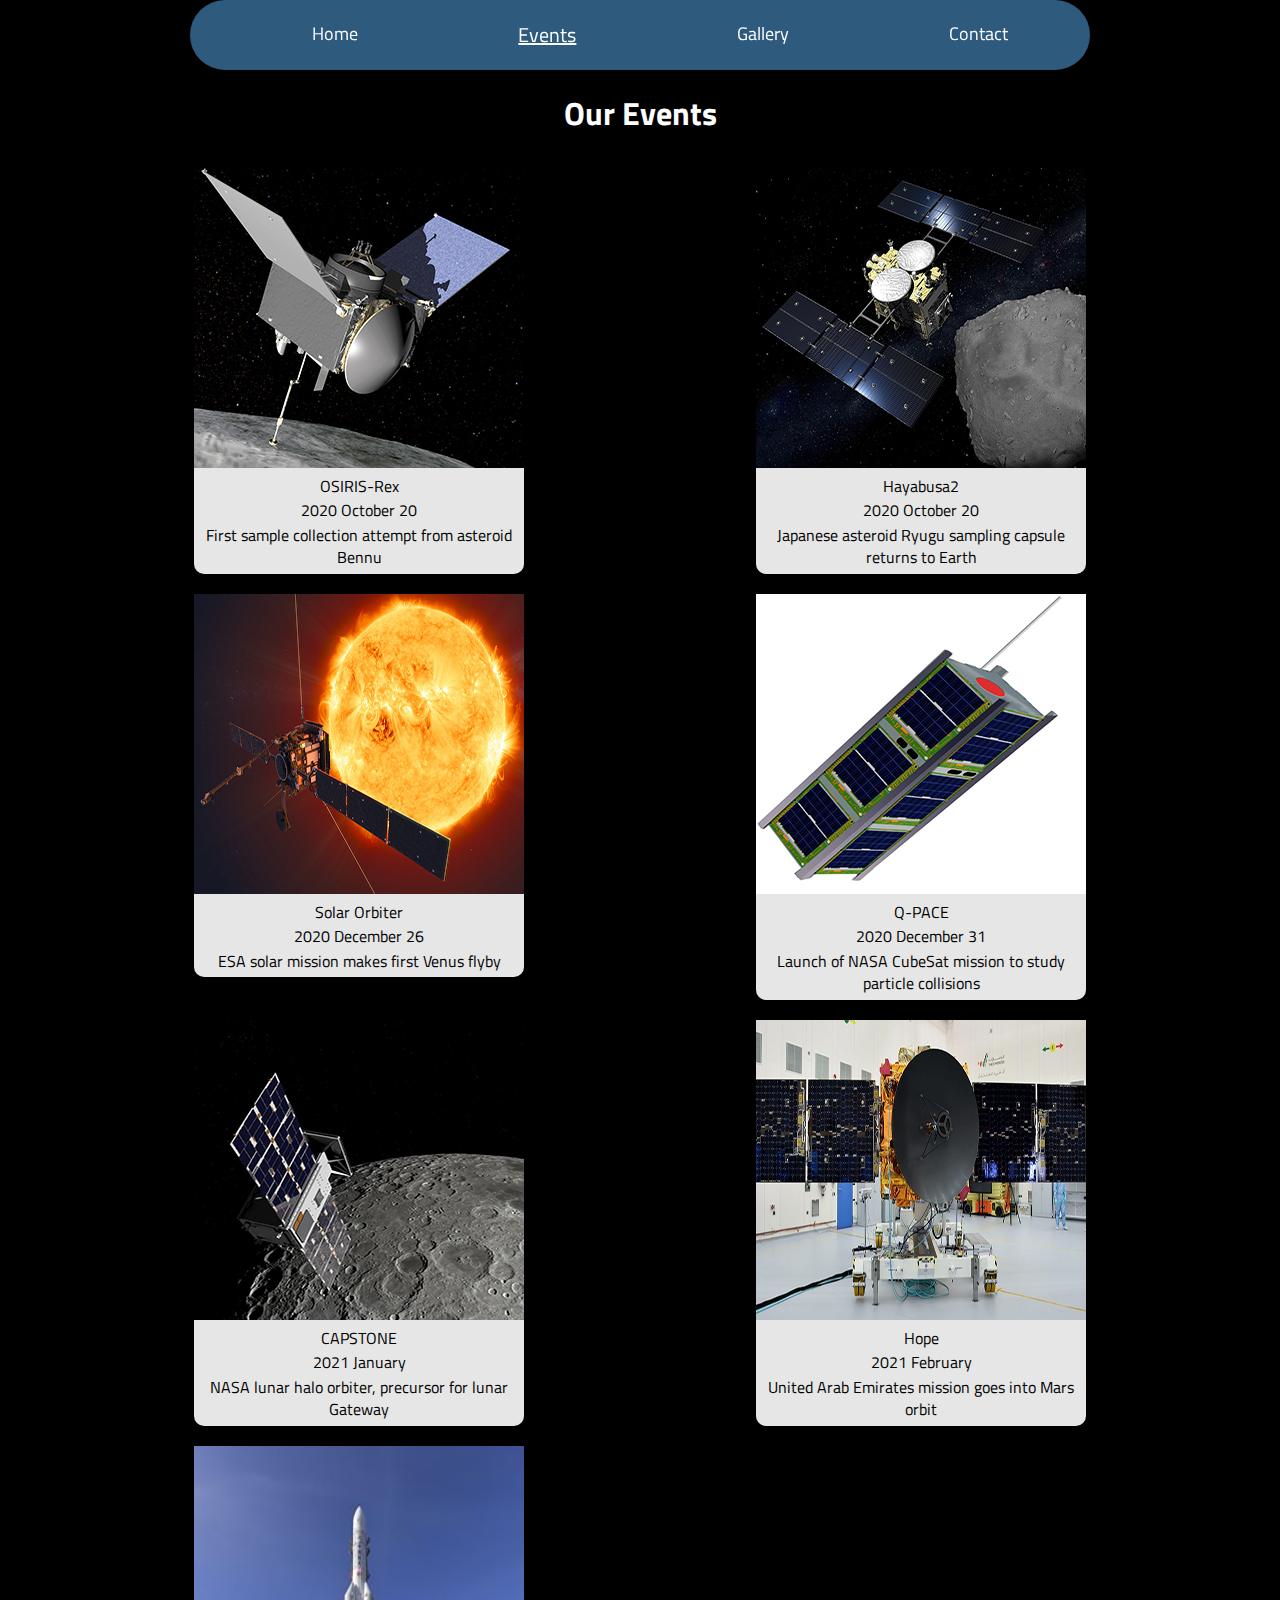
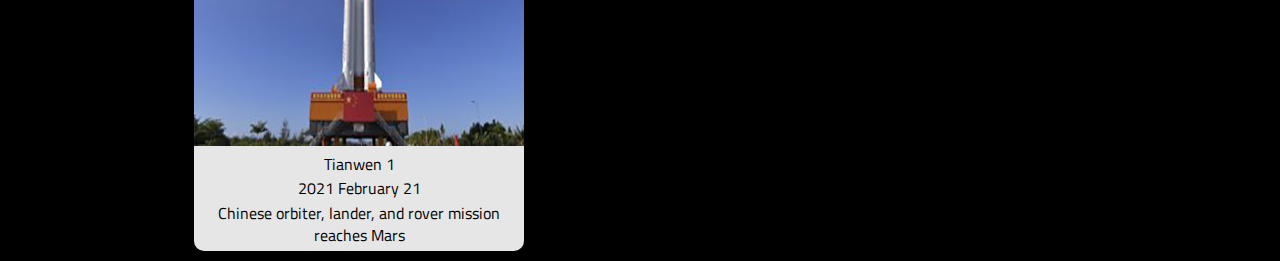
<file: events.html>
<!DOCTYPE html>
<html lang="en">
<head>
    <meta charset="UTF-8">
    <meta name="description" content="NASA events">
    <meta name="keywords" content="NASA, event, space,timeline">
    <meta name="author" content="Gniewomir Januszewski">
    <meta name="viewport" content="width=device-width, initial-scale=1.0">
    <link rel="stylesheet" href="css/style.css">
    <title>Events</title>
</head>
<body>
    <header>
        <nav>
            <ul>
                <li><a href="index.html" class="nav-links">Home</a></li>
                <li><a href="events.html" class="nav-links active">Events</a></li>
                <li><a href="gallery.html" class="nav-links">Gallery</a></li>
                <li><a href="contact.html" class="nav-links">Contact</a></li>
            </ul>
        </nav>
    </header>
    <div class="events">
        <h1>Our Events </h1>
        <div class="event-container">
            <a href="https://nssdc.gsfc.nasa.gov/nmc/spacecraft/display.action?id=2016-055A" class="card">
                <div class="info-card">
                    <img src="images/osiris_rex_bennu.jpg" alt="">
                    <p class="event-title">OSIRIS-Rex</p>
                    <p class="event-date">2020 October 20</p>
                    <p class="event-description">First sample collection attempt from asteroid Bennu</p>
                </div>
            <a href="https://nssdc.gsfc.nasa.gov/nmc/spacecraft/display.action?id=2014-076A" class="card">
                <div class="info-card">
                    <img src="images/hayabusa2_ryugu.jpg" alt="">
                    <p class="event-title">Hayabusa2</p>
                    <p class="event-date">2020 October 20</p>
                    <p class="event-description">Japanese asteroid Ryugu sampling capsule returns to Earth</p>
                </div>
            <a href="https://nssdc.gsfc.nasa.gov/nmc/spacecraft/display.action?id=2020-010A" class="card">
                <div class="info-card">
                    <img src="images/solar_orbiter_esa.jpg" alt="">
                    <p class="event-title">Solar Orbiter</p>
                    <p class="event-date">2020 December 26</p>
                    <p class="event-description">ESA solar mission makes first Venus flyby</p>
                </div>
            <a href="https://nssdc.gsfc.nasa.gov/nmc/spacecraft/display.action?id=Q-PACE" class="card">
                <div class="info-card">
                    <img src="images/q_pace.jpg" alt="">
                    <p class="event-title">Q-PACE</p>
                    <p class="event-date">2020 December 31</p>
                    <p class="event-description">Launch of NASA CubeSat mission to study particle collisions</p>
                </div>
            <a href="https://nssdc.gsfc.nasa.gov/nmc/spacecraft/display.action?id=CAPSTONE"class="card">
                <div class="info-card">
                    <img src="images/capstone_moon.jpg" alt="">
                    <p class="event-title">CAPSTONE</p>
                    <p class="event-date">2021 January</p>
                    <p class="event-description">NASA lunar halo orbiter, precursor for lunar Gateway</p>
                </div>
            <a href="https://nssdc.gsfc.nasa.gov/nmc/spacecraft/display.action?id=2020-047A" class="card">
                <div class="info-card">
                    <img src="images/emires-mars.jpg" alt="">
                    <p class="event-title">Hope</p>
                    <p class="event-date">2021 February</p>
                    <p class="event-description">United Arab Emirates mission goes into Mars orbit</p>
                </div>
            <a href="https://nssdc.gsfc.nasa.gov/nmc/spacecraft/display.action?id=2020-049A" class="card">
                <div class="info-card">
                    <img src="images/tianwen1.jpg" alt="">
                    <p class="event-title">Tianwen 1</p>
                    <p class="event-date">2021 February 21</p>
                    <p class="event-description">Chinese orbiter, lander, and rover mission reaches Mars</p>
                </div>
            </a>
        </div>
    </div>
    
</body>
</html>
</file>
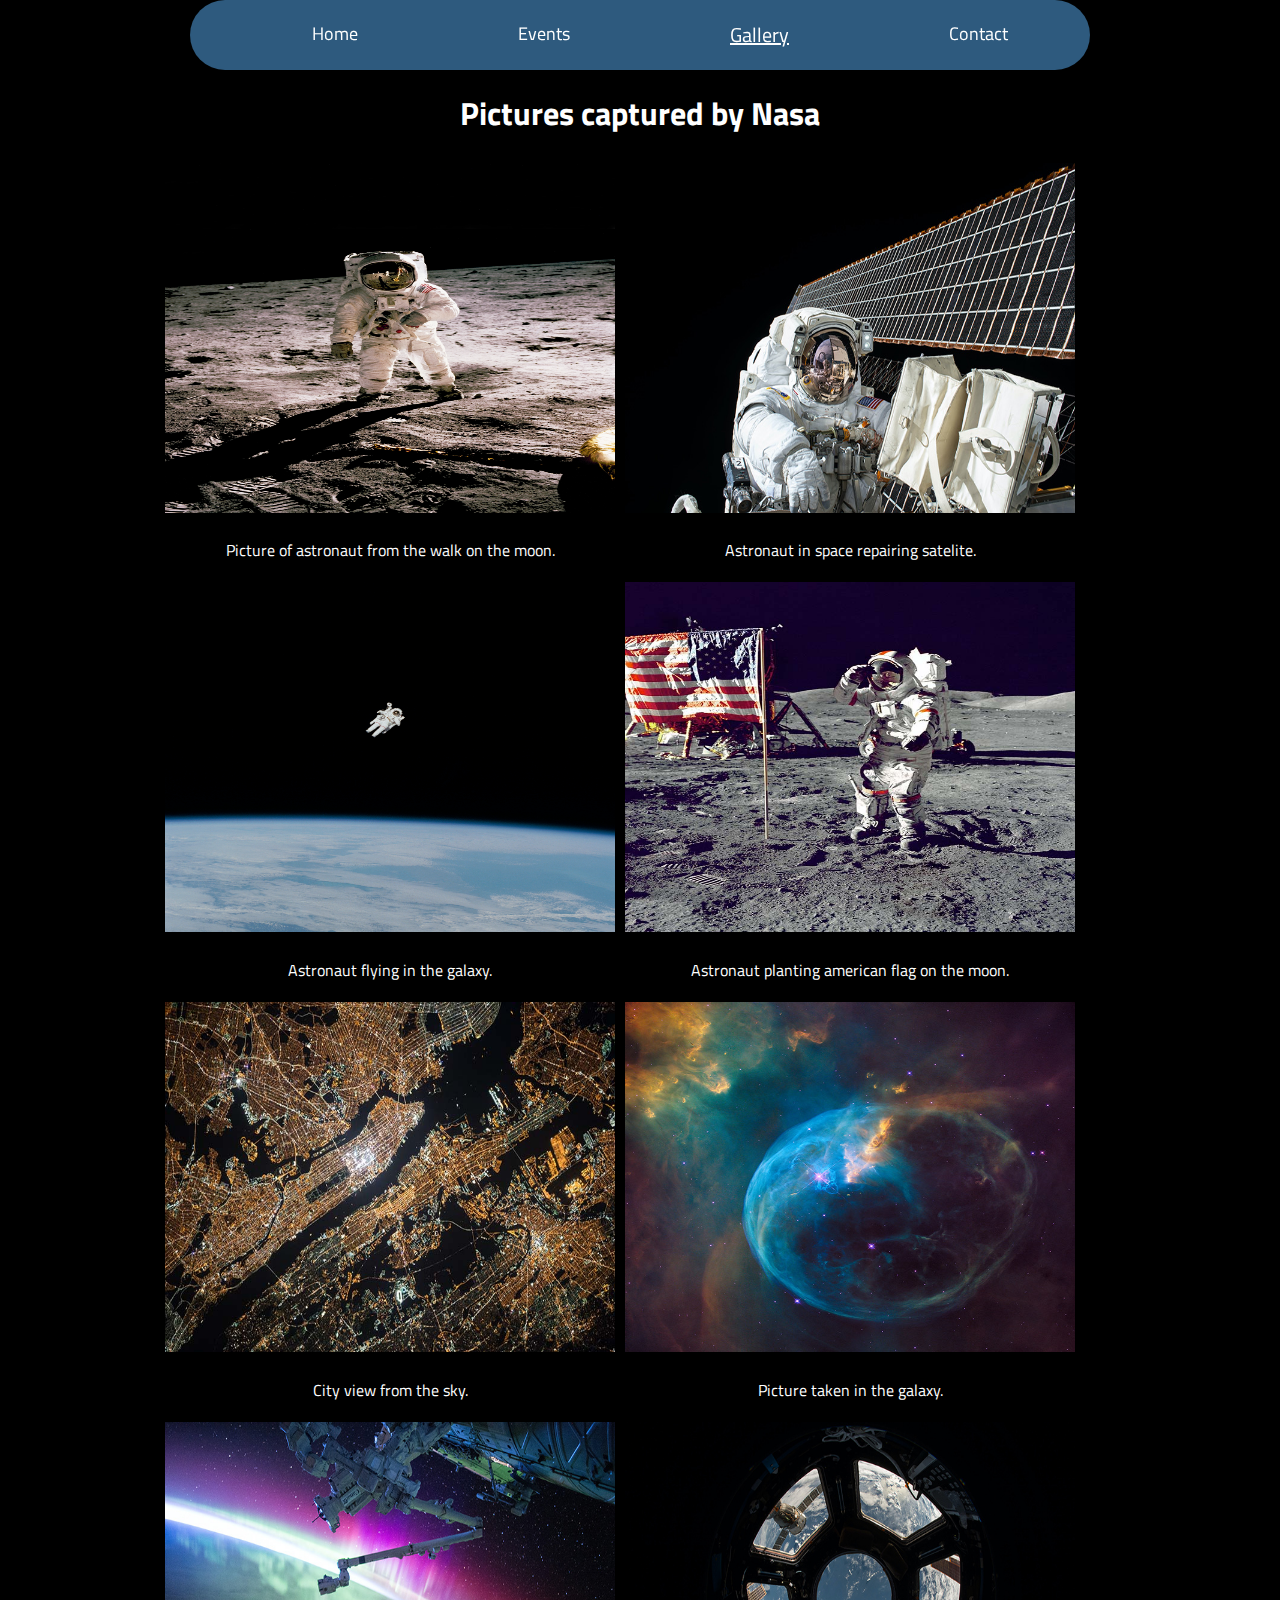
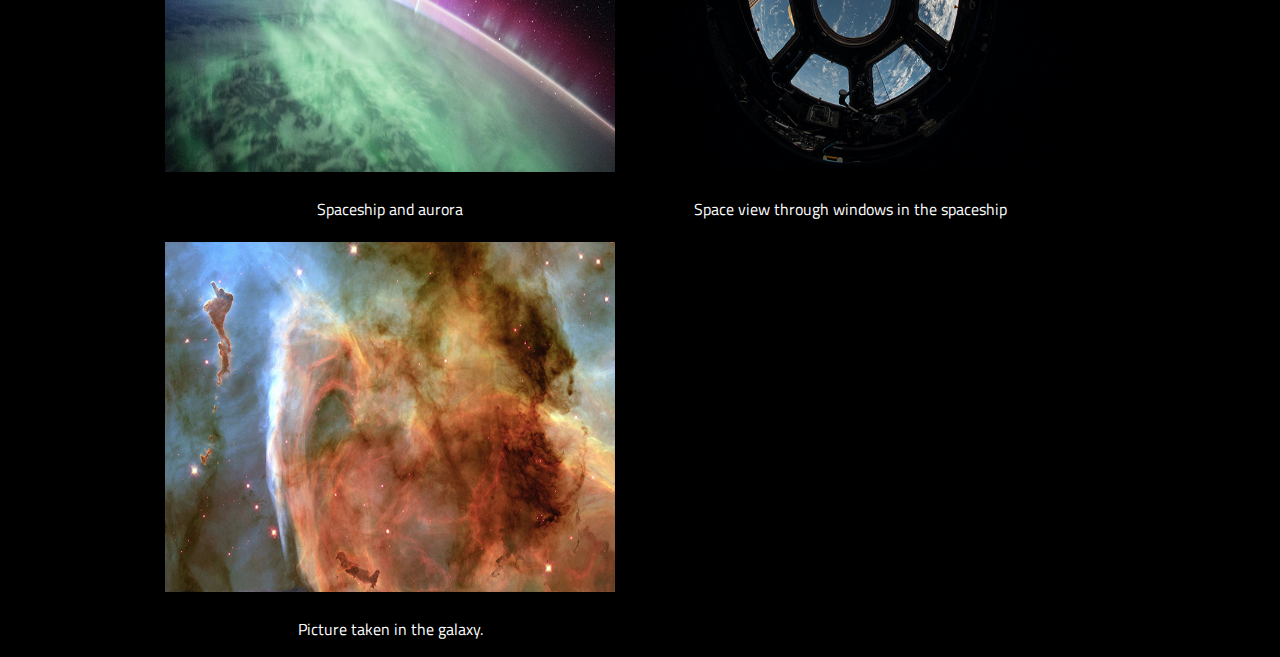
<file: gallery.html>
<!DOCTYPE html>
<html lang="en">
<head>
    <meta charset="UTF-8">
    <meta name="description" content="NASA Gallery">
    <meta name="keywords" content="NASA, event, space, gallery">
    <meta name="author" content="Gniewomir Januszewski">
    <meta name="viewport" content="width=device-width, initial-scale=1.0">
    <link rel="stylesheet" href="css/style.css">
    <title>Gallery</title>
</head>
<body>
    <header>
        <nav>
            <ul>
                <li><a href="index.html" class="nav-links">Home</a></li>
                <li><a href="events.html" class="nav-links">Events</a></li>
                <li><a href="gallery.html" class="nav-links active">Gallery</a></li>
                <li><a href="contact.html" class="nav-links">Contact</a></li>
            </ul>
        </nav>
    </header>
    <h1 id="gallery-heading">Pictures captured by Nasa</h1>
    <div class="gallery">
        <div class= "gallery-card">
            <img src="images/nasa-astronaut1.jpg" alt="Astronaut walking on the moon" class="gallery-img">
            <p>Picture of astronaut from the walk on the moon.</p>
    </div>
    <div class= "gallery-card">
        <img src="images/nasa-astronaut2.jpg" alt="Astronaut in space with satelite" class="gallery-img">
        <p>Astronaut in space repairing satelite.</p>
    </div>
    <div class= "gallery-card">
        <img src="images/nasa-astronaut3.jpg" alt="Astronaut flying in the galaxy" class="gallery-img">
        <p>Astronaut flying in the galaxy.</p>
    </div>
    <div class= "gallery-card">
        <img src="images/nasa-astronaut4.jpg" alt="Astronaut planting american flag on the moon." class="gallery-img">
        <p>Astronaut planting american flag on the moon.</p>
    </div>
    <div class= "gallery-card">
        <img src="images/nasa-city.jpg" alt="City view from the sky." class="gallery-img">
        <p>City view from the sky.</p>
    </div>
    <div class= "gallery-card">
        <img src="images/nasa-color1.jpg" alt="Galaxy" class="gallery-img">
        <p>Picture taken in the galaxy.</p>
    </div>
    <div class= "gallery-card">
        <img src="images/nasa-color2.jpg" alt="Spaceship and aurora" class="gallery-img">
        <p>Spaceship and aurora</p>
    </div>
    <div class= "gallery-card">
        <img src="images/nasa-spacewindow.jpg" alt="view through window in spaceship" class="gallery-img">
        <p>Space view through windows in the spaceship</p>
    </div>
    <div class="picture">
        <img src="images/nasa-color3.jpg" alt="Colorful galaxy" class="gallery-img">
        <p>Picture taken in the galaxy.</p>
        </div>
    </div>
    
    
</body>
</html>
</file>
<file: css/style.css>
/* Google Fonts */
@import url('https://fonts.googleapis.com/css2?family=Titillium+Web&display=swap');

body{
    width: 100%;
    box-sizing: border-box;
    margin: 0 auto;
    padding: 0;
    font-family: "Titillium web","Helvetica Neue","Helvetica",Arial,sans-serif;
    line-height: 1.4;
    background-color: black;
    color: #fff;
    overflow-x: hidden;
}
header{
    margin: 0 auto;
    padding: 5px 2px;
    top: 0;
    position: sticky;
    width: 70%;
    border-radius: 50px;
    background-color: rgba(57, 113, 158, 0.8);
}
nav ul{
    list-style: none;
    display: flex;
    justify-content: space-around;
    
}
.nav-links{
    color: #fff;
    text-decoration:none;
    font-size: 18px;
}
.nav-links:hover{
    text-decoration: underline;
    text-decoration-color: #39719e;
    text-transform: uppercase;
}
.active{
    font-size: 20px;
    text-decoration-color: #fff;
    text-decoration: underline;
}
.main{
    text-align: center;
}
.picture-div{
    width: 100%;
    max-width: 1920px;
}

#countdown-container{
    text-align: center;
    font-size:2em;
}
#countdown{
    width: 100%;
    text-transform: uppercase;
    font-size: 50px;
    text-align: center;
}
.btn-countdown{
    background-color: #5ba6e4cb;
    padding: 12px 14px;
    border-radius: 15px;
    margin-bottom: 10px;
}
.btn-countdown a{
    text-decoration: none;
    color: #fff;
    font-size: 17px;
}
.gallery{
    width: 75%;
    margin: 0 auto;
    display: flex;
    flex-flow: row wrap;
    text-align: center;
    
}
.gallery-img{
    width: 450px;
    height: 350px;
    padding: 5px;
}
#gallery-heading{
    text-align: center;
}
.wrapper{
    position: absolute;
    top:50%;
    transform: translateY(-50%);
    width: 100%;
    padding: 0 20px;
    text-align: center;
}
.contact-form{
    background-color: rgba(57, 113, 158, 0.8);
    max-width: 550px;
    margin: 0 auto;
    padding: 30px;
    border-radius: 5px;
    display: flex;
    flex-direction: row;
    flex-wrap: wrap;
    color: #fff;
}
.input-fields{
    display: flex;
    flex-direction: column;
    margin-right: 4%;
    color: #fff;
}
.input-fields,
.message{
    width: 48%;
    
}
.input-fields .input,
.message textarea{
    margin: 10px 0 ;
    background: transparent;
    border: 0;
    border-bottom: 2px solid #fff;
    padding: 10px;
    width: 100%;
    color: #fff;
    
}
textarea{
    height: 186px;
}
::placeholder{
    font-size: 18px;
    color: #fff;
    font-family: "Titillium web","Helvetica Neue","Helvetica",Arial,sans-serif;

}
.btn{
    text-align: center;
    padding: 15px;
    border-radius: 5px;
    color: #fff;
    cursor: pointer;
    text-transform: uppercase;
    background-color: green;
}
.events{
    margin: 0 auto;
    margin-top: 20px;
    padding: 0;
    width: 75%;
    text-align: center;
}
.event-container{
    width:95%;
    margin: 0 auto;
    padding: 0;
    display: flex;
    flex-direction: row;
    flex-wrap: wrap;
    justify-content: space-between;
}
.card{
    width: 330px;
    padding: 10px;
    text-decoration: none;
}
.info-card{
    background-color: rgba(255, 255, 255, 0.9);
    border-radius: 10px;
    padding-bottom: 3px;
}
.event-title,
.event-date,
.event-description{
    margin: 2px;
    padding: 0 2px;
    text-align: center;
    color: black;
   
}


@media screen and (max-width: 600px){
    body{
        width: 100%;
    }
    header{
        width: 100%;
        border-radius: 0px;
        padding: 5px 0;
    }
    nav ul{
        padding-inline-start: 0px;
    }
    .picture-div img{
        width: 370px;
    }
    #countdown-container{
        font-size: 1em;
    }
    #countdown{
        font-size: 1.5em;
    }
    .btn-countdown{
        width: 90%;
        margin: 5px;
    }
    .btn-countdown a{
        font-size: 1.5em;
    }
    .event-container{
        width: 100%;
    }
    .card{
        padding: 20px;
    }
    .events{
        width: 100%;
        margin: 0;
        margin-top: 20px;
        align-content: center;
    }
    .gallery{
        margin: 0 10px;
    }
    .gallery-img{
        width: 350px;
    }
    .wrapper{
        width: 95%;
        padding: 0 10px;
    }
    .contact-form{
        flex-direction: column;
    }
    .message{
        width: 95%;
    }
    .message textarea{
        height: 80px;
    }
    .input-fields,
    .msg{
        width:100%;
    }
}
@media only screen 
  and (min-device-width: 768px) 
  and (max-device-width: 1024px) {
    body{
        width: 100%;
    }
    header{
        width: 100%;
        border-radius: 0px;
        padding: 5px 0;
    }
    .main{
        margin-top: 15px;
    }
    .picture-div{
        width: 100%;
    }
    .picture-div img{
        width: 100%;
    }
    .events{
        width: 100%;
    }
    .gallery{
        width: 100%;
    }
    .gallery-card{
        margin: 0 auto;
        padding:0;
        width: 350px;
    }
    .gallery-img{
        width: 345px;
    }
    .wrapper{
        padding: 0;
        margin: 0 auto;
    }

  }
</file>
